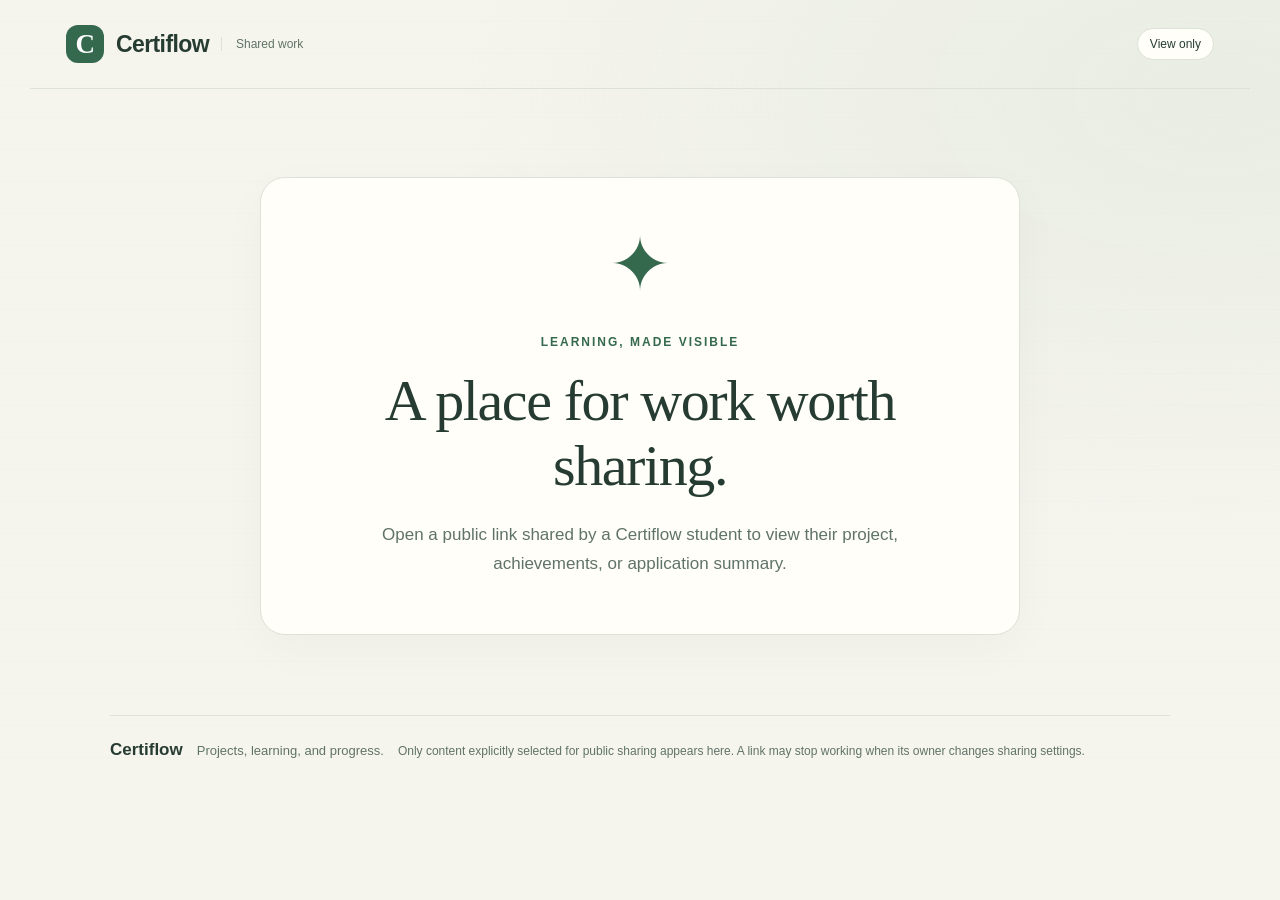
<file: docs/index.html>
<!doctype html>
<html lang="en"><head>
<meta charset="utf-8"><meta name="viewport" content="width=device-width, initial-scale=1"><meta name="referrer" content="no-referrer"><meta name="robots" content="noindex,nofollow">
<meta http-equiv="Content-Security-Policy" content="default-src 'none'; script-src 'self'; style-src 'self'; connect-src https://eudohdwwzaqotjxiehqe.supabase.co; img-src 'self' data:; base-uri 'none'; form-action 'none'; frame-src 'none'">
<title>Shared work · Certiflow</title><meta name="description" content="A read-only view of work deliberately shared by a Certiflow student."><link rel="stylesheet" href="share.css"><script src="share.js" defer></script>
</head><body>
<header class="site-header"><a href="./" class="brand" aria-label="Certiflow sharing home"><span class="brand-mark" aria-hidden="true">C</span>Certiflow<span class="brand-label">Shared work</span></a><span class="read-only">View only</span></header>
<main id="main"><section id="state" class="state-card" role="status" aria-live="polite"><div class="academic-mark" aria-hidden="true">✦</div><p class="eyebrow">LEARNING, MADE VISIBLE</p><h1 id="state-title">A place for work worth sharing.</h1><p id="state-copy">Open a public link shared by a Certiflow student to view their project, achievements, or application summary.</p><button id="retry" type="button" hidden>Try again</button></section>
<article id="publication" hidden><div class="publication-heading"><p id="category" class="eyebrow"></p><h1 id="title"></h1><p id="byline" class="byline"></p><div id="status" class="status" hidden></div></div><div class="publication-grid"><section class="content-card"><h2>About this work</h2><p id="summary" class="summary"></p><a id="external-link" class="action-link" target="_blank" rel="noopener noreferrer" hidden>Visit the published link <span aria-hidden="true">↗</span></a></section><aside class="context-card"><span class="small-star" aria-hidden="true">✦</span><h2>Shared by its owner</h2><p id="disclosure"></p><p>This page never gives viewers permission to edit the work or approve an application.</p></aside></div><section id="files-section" class="content-card files-card" hidden><div class="section-heading"><h2>Supporting files</h2><p>Selected by the student for this publication.</p></div><ul id="files"></ul><p id="file-feedback" class="file-feedback" role="status" aria-live="polite"></p></section></article>
<footer><strong>Certiflow</strong><span>Projects, learning, and progress.</span><p>Only content explicitly selected for public sharing appears here. A link may stop working when its owner changes sharing settings.</p></footer></main>
</body></html>
</file>
<file: docs/share.css>
:root{color-scheme:light;--paper:#f5f4ed;--surface:#fffef9;--ink:#263c32;--muted:#607368;--green:#35694e;--line:#dce2d7;--soft:#e8efdf;--gold:#dbab55;font-family:Inter,"Segoe UI",Arial,sans-serif;background:var(--paper);color:var(--ink)}*{box-sizing:border-box}body{margin:0;background:radial-gradient(ellipse at 95% 12%,#dce6d980 0,transparent 45%),repeating-linear-gradient(0deg,transparent 0,transparent 31px,#c9d4c31c 32px)}button,a{touch-action:manipulation}button:focus-visible,a:focus-visible{outline:3px solid var(--gold);outline-offset:4px}.site-header{max-width:1220px;margin:auto;padding:25px 36px;display:flex;align-items:center;justify-content:space-between;gap:18px;border-bottom:1px solid var(--line)}.brand{display:flex;align-items:center;gap:12px;font-size:23px;font-weight:750;letter-spacing:-.6px;color:var(--ink);text-decoration:none}.brand-mark{display:grid;place-items:center;width:38px;height:38px;border-radius:12px;background:var(--green);color:#fff;font-family:Georgia,serif;font-size:27px}.brand-label{font-size:12px;font-weight:500;letter-spacing:0;color:var(--muted);padding-left:14px;border-left:1px solid var(--line)}.read-only{font-size:12px;white-space:nowrap;padding:8px 12px;border:1px solid var(--line);border-radius:30px;background:var(--surface)}main{max-width:1120px;margin:auto;padding:54px 30px 28px}.state-card{text-align:center;max-width:760px;margin:34px auto 80px;padding:38px 40px 55px;background:var(--surface);border:1px solid var(--line);border-radius:25px;box-shadow:0 14px 50px #263c3208}.academic-mark{font-size:74px;color:var(--green);margin:5px 0 25px}.eyebrow{font-size:12px;letter-spacing:2px;font-weight:700;color:var(--green);text-transform:uppercase;margin:0 0 17px}h1{font-family:Georgia,"Times New Roman",serif;font-weight:500;font-size:clamp(34px,4.7vw,58px);line-height:1.12;letter-spacing:-1.4px;margin:0 0 22px;overflow-wrap:anywhere}p{line-height:1.7}.state-card>p:not(.eyebrow){font-size:17px;max-width:550px;margin:0 auto;color:var(--muted)}button,.action-link{border:0;border-radius:11px;background:var(--green);color:#fff;font-family:inherit;font-size:14px;font-weight:600;padding:13px 19px;min-height:46px;cursor:pointer;text-decoration:none;display:inline-flex;align-items:center;justify-content:center;gap:12px}button:hover,.action-link:hover{background:#27543d}button:disabled{opacity:.65;cursor:wait}#retry{margin-top:24px}.publication-heading{padding:5px 5px 24px}.byline{font-size:15px;color:var(--muted);margin:0 0 15px;overflow-wrap:anywhere}.publication-grid{display:grid;grid-template-columns:minmax(0,1.9fr) minmax(240px,1fr);gap:22px}.content-card,.context-card{border:1px solid var(--line);border-radius:20px;padding:29px;background:var(--surface)}.context-card{background:var(--soft)}h2{font-size:19px;letter-spacing:-.35px;margin:0 0 16px}.summary{white-space:pre-wrap;overflow-wrap:anywhere;color:#334e40;margin:0;font-size:17px;line-height:1.85}.action-link{margin-top:25px}.context-card p{color:#536849;font-size:14px;margin:12px 0 0}.small-star{display:inline-block;font-size:32px;color:#6b7c41;margin-bottom:16px}.status{display:inline-flex;align-items:center;font-weight:650;font-size:12px;letter-spacing:.5px;border-radius:20px;padding:8px 13px;background:var(--soft);color:var(--green);margin-bottom:5px}.files-card{margin-top:23px}.section-heading{display:flex;align-items:baseline;justify-content:space-between;gap:15px}.section-heading p{font-size:13px;color:var(--muted);margin:0}.files-card ul{padding:0;margin:14px 0 0;list-style:none}.files-card li{display:flex;gap:22px;justify-content:space-between;align-items:center;padding:18px 0;border-top:1px solid var(--line)}.file-name{font-weight:600;overflow-wrap:anywhere;min-width:0}.file-detail{display:block;color:var(--muted);font-size:13px;font-weight:400;margin-top:5px}.files-card button{flex-shrink:0;background:var(--soft);color:var(--green)}.files-card button:hover{background:#d7e4ca}.file-feedback{font-size:14px;color:#8d3a25;margin-bottom:0}footer{display:flex;align-items:baseline;gap:14px;flex-wrap:wrap;margin-top:65px;border-top:1px solid var(--line);padding-top:24px;color:var(--muted);font-size:13px}footer strong{font-size:17px;color:var(--ink)}footer p{flex-basis:100%;margin:0;max-width:720px;font-size:12px}[hidden]{display:none!important}@media(max-width:650px){.site-header{padding:18px 20px}.brand-label{display:none}main{padding:34px 18px 22px}.state-card{padding:28px 23px 38px;margin:12px auto 45px}.publication-grid{grid-template-columns:1fr}.content-card,.context-card{padding:23px;border-radius:16px}.section-heading{display:block}.section-heading p{margin-bottom:15px}.files-card li{align-items:flex-start;gap:12px}.files-card button{padding:11px 13px;font-size:12px}.publication-heading{padding:0 3px 17px}h1{letter-spacing:-.8px}footer{margin-top:42px}}
</file>
